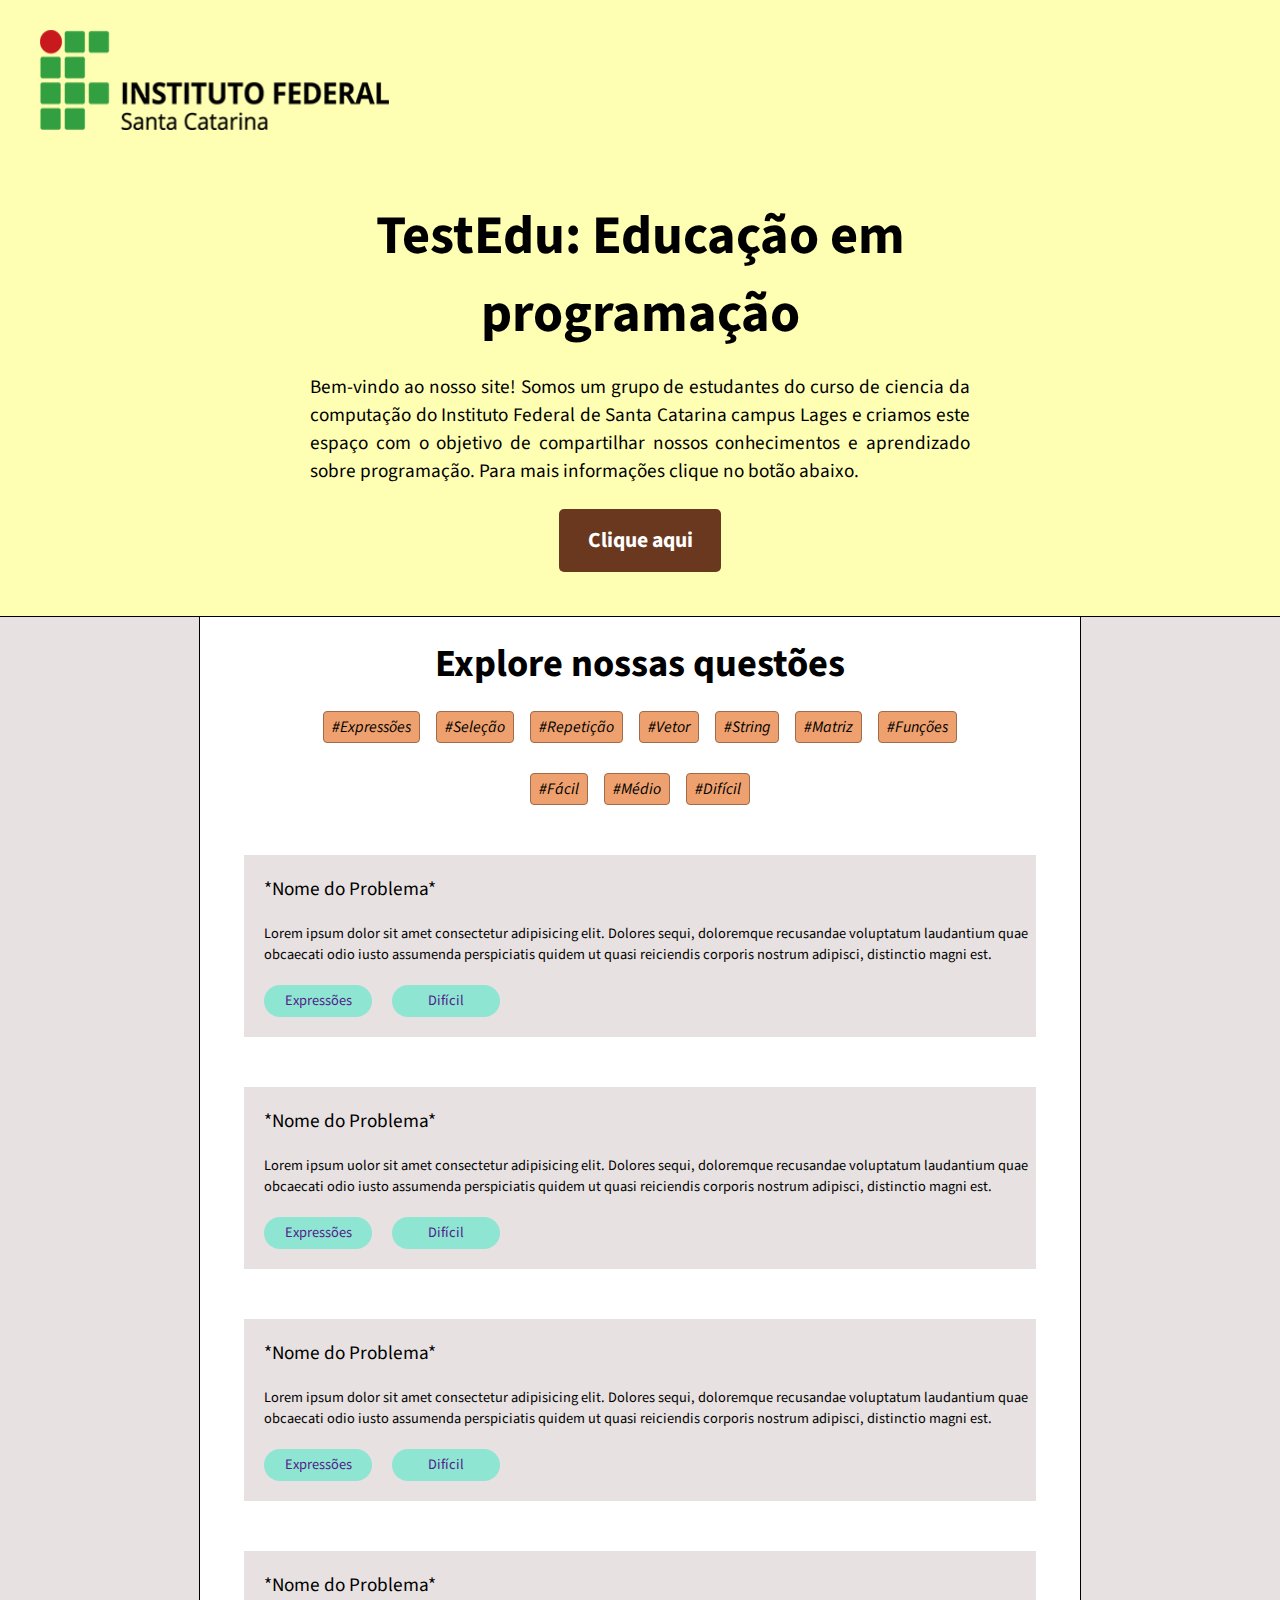
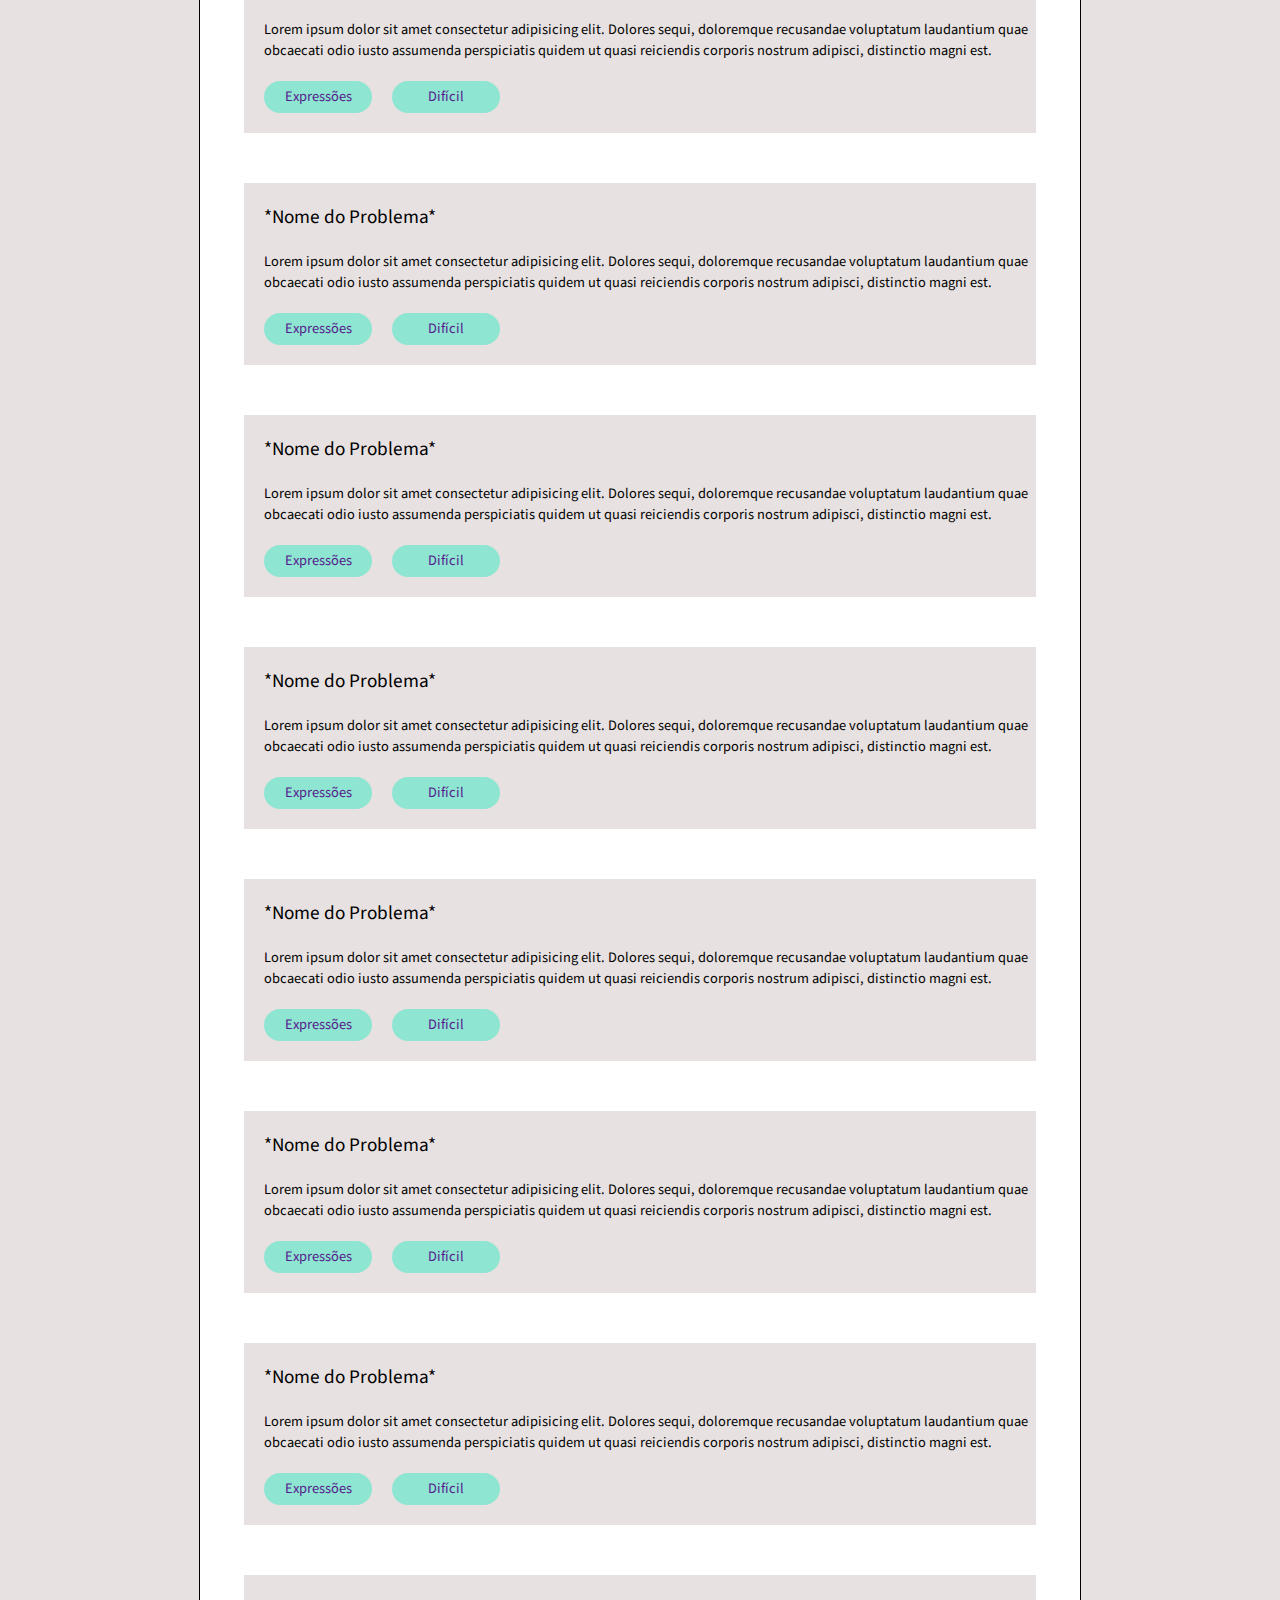
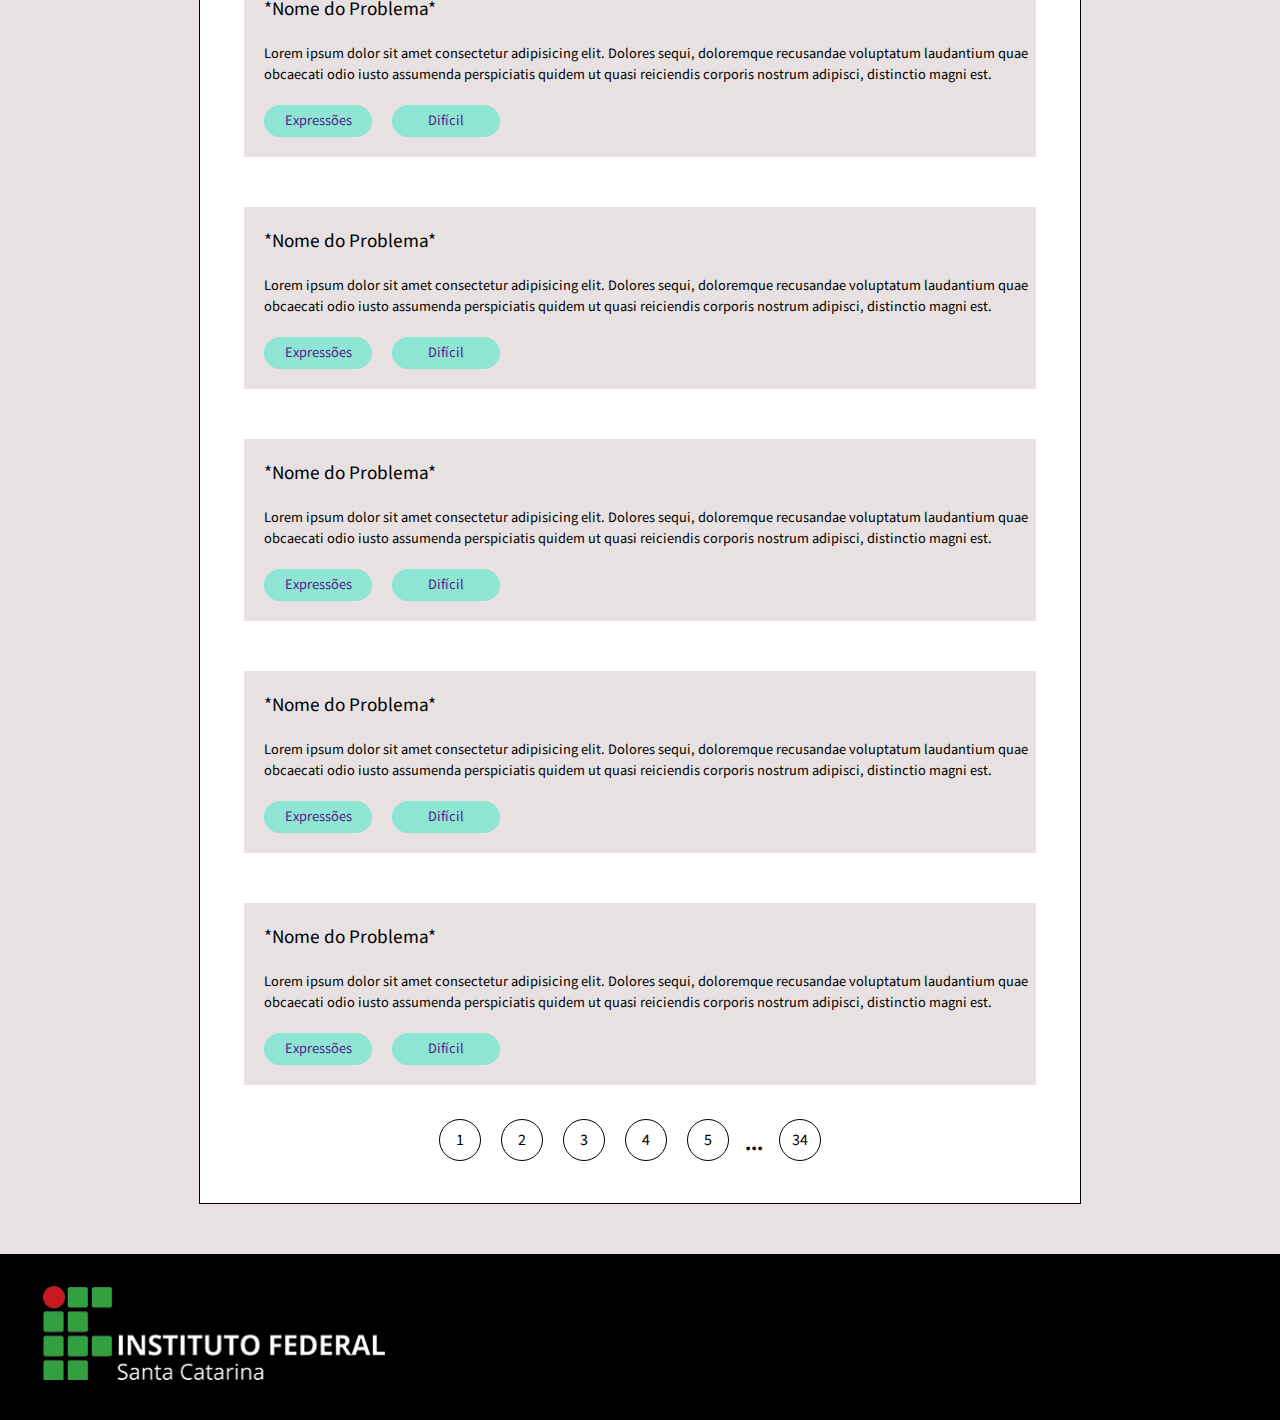
<file: index.html>
<!DOCTYPE html>
<html lang="pt-BR">
<head>
    <meta charset="UTF-8">
    <meta name="viewport" content="width=device-width, initial-scale=1.0">
    <meta http-equiv="X-UA-Compatible" content="ie=edge">
    <title>Principal</title>
    <link rel="stylesheet" href="style.css">
    <link rel="shortcut icon" href="midias/imagens/imagens-IFSC/favicon-ifsc.ico" type="image/x-icon">
    <script src="script.js"></script>
</head>
<body id="fundo">
    <div id="margem-topo"></div>
    <header class="cabeca">
        <a href="index.html"><img id="logo1" src="midias/imagens/imagens-IFSC/ifsc_logo.png" alt=""></a>
    </header>
    <main>
        <article id="banner" class="margem-header">
            <section id="textoEBotao">
                <h2 id="titulo1">TestEdu: Educação em programação</h2>
                <p class="texto1">Bem-vindo ao nosso site! Somos um grupo de estudantes do curso de ciencia da computação do Instituto Federal de Santa Catarina campus Lages e criamos este espaço com o objetivo de compartilhar nossos conhecimentos e aprendizado sobre programação. Para mais informações clique no botão abaixo.</p>
                <div id="card-botao1">
                    <a id="botao" href="sobrenos.html">Clique aqui</a>
                </div>
            </section>
        </article>

        <article id="problemas">
            <h2 id="titulo2">Explore nossas questões</h2>

            <nav id="tagsescolha1">

                <div id="app"></div>
                
                <label class="tags tags1"><input type="checkbox">#Expressões</label>
                <label class="tags tags1"><input type="checkbox">#Seleção</label>
                <label class="tags tags1"><input type="checkbox">#Repetição</label>
                <label class="tags tags1"><input type="checkbox">#Vetor</label>
                <label id="alinhamento1" class="tags tags1"><input type="checkbox">#String</label>
                <label class="tags tags1"><input type="checkbox">#Matriz</label>
                <label id="alinhamento2" class="tags"><input type="checkbox">#Funções</label>
            </nav>

            <nav id="tagsescolha2">
                <label class="tags"><input type="checkbox">#Fácil</label>
                <label class="tags"><input type="checkbox">#Médio</label>
                <label class="tags"><input type="checkbox">#Difícil</label>
            </nav>

            <!--modelo do card de problema, os demais a baixo são iguais-->
            <section class="card-problema">
                <h2 class="titulo3 titulo8">*Nome do Problema*</h2>
                <p class="texto2">Lorem ipsum dolor sit amet consectetur adipisicing elit. Dolores sequi, doloremque recusandae voluptatum laudantium quae obcaecati odio iusto assumenda perspiciatis quidem ut quasi reiciendis corporis nostrum adipisci, distinctio magni est.</p>
                <div class="container-tag1">
                    <div class="tag"><a href="">Expressões</a></div>
                    <div class="tag"><a href="">Difícil</a></div>
                </div>
            </section>
            <!-- ------------------------------------------- -->

            <section class="card-problema">
                <h2 class="titulo3 titulo8">*Nome do Problema*</h2>
                <p class="texto2">Lorem ipsum uolor sit amet consectetur adipisicing elit. Dolores sequi, doloremque recusandae voluptatum laudantium quae obcaecati odio iusto assumenda perspiciatis quidem ut quasi reiciendis corporis nostrum adipisci, distinctio magni est.</p>
                <div class="container-tag1">
                    <div class="tag"><a href="">Expressões</a></div>
                    <div class="tag"><a href="">Difícil</a></div>
                </div>
            </section>
            <section class="card-problema">
                <h2 class="titulo3 titulo8">*Nome do Problema*</h2>
                <p class="texto2">Lorem ipsum dolor sit amet consectetur adipisicing elit. Dolores sequi, doloremque recusandae voluptatum laudantium quae obcaecati odio iusto assumenda perspiciatis quidem ut quasi reiciendis corporis nostrum adipisci, distinctio magni est.</p>
                <div class="container-tag1">
                    <div class="tag"><a href="">Expressões</a></div>
                    <div class="tag"><a href="">Difícil</a></div>
                </div>
            </section>
            <section class="card-problema">
                <h2 class="titulo3 titulo8">*Nome do Problema*</h2>
                <p class="texto2">Lorem ipsum dolor sit amet consectetur adipisicing elit. Dolores sequi, doloremque recusandae voluptatum laudantium quae obcaecati odio iusto assumenda perspiciatis quidem ut quasi reiciendis corporis nostrum adipisci, distinctio magni est.</p>
                <div class="container-tag1">
                    <div class="tag"><a href="">Expressões</a></div>
                    <div class="tag"><a href="">Difícil</a></div>
                </div>
            </section>
            <section class="card-problema">
                <h2 class="titulo3 titulo8">*Nome do Problema*</h2>
                <p class="texto2">Lorem ipsum dolor sit amet consectetur adipisicing elit. Dolores sequi, doloremque recusandae voluptatum laudantium quae obcaecati odio iusto assumenda perspiciatis quidem ut quasi reiciendis corporis nostrum adipisci, distinctio magni est.</p>
                <div class="container-tag1">
                    <div class="tag"><a href="">Expressões</a></div>
                    <div class="tag"><a href="">Difícil</a></div>
                </div>
            </section>
            <section class="card-problema">
                <h2 class="titulo3 titulo8">*Nome do Problema*</h2>
                <p class="texto2">Lorem ipsum dolor sit amet consectetur adipisicing elit. Dolores sequi, doloremque recusandae voluptatum laudantium quae obcaecati odio iusto assumenda perspiciatis quidem ut quasi reiciendis corporis nostrum adipisci, distinctio magni est.</p>
                <div class="container-tag1">
                    <div class="tag"><a href="">Expressões</a></div>
                    <div class="tag"><a href="">Difícil</a></div>
                </div>
            </section>
            <section class="card-problema">
                <h2 class="titulo3 titulo8">*Nome do Problema*</h2>
                <p class="texto2">Lorem ipsum dolor sit amet consectetur adipisicing elit. Dolores sequi, doloremque recusandae voluptatum laudantium quae obcaecati odio iusto assumenda perspiciatis quidem ut quasi reiciendis corporis nostrum adipisci, distinctio magni est.</p>
                <div class="container-tag1">
                    <div class="tag"><a href="">Expressões</a></div>
                    <div class="tag"><a href="">Difícil</a></div>
                </div>
            </section>
            <section class="card-problema">
                <h2 class="titulo3 titulo8">*Nome do Problema*</h2>
                <p class="texto2">Lorem ipsum dolor sit amet consectetur adipisicing elit. Dolores sequi, doloremque recusandae voluptatum laudantium quae obcaecati odio iusto assumenda perspiciatis quidem ut quasi reiciendis corporis nostrum adipisci, distinctio magni est.</p>
                <div class="container-tag1">
                    <div class="tag"><a href="">Expressões</a></div>
                    <div class="tag"><a href="">Difícil</a></div>
                </div>
            </section>
            <section class="card-problema">
                <h2 class="titulo3 titulo8">*Nome do Problema*</h2>
                <p class="texto2">Lorem ipsum dolor sit amet consectetur adipisicing elit. Dolores sequi, doloremque recusandae voluptatum laudantium quae obcaecati odio iusto assumenda perspiciatis quidem ut quasi reiciendis corporis nostrum adipisci, distinctio magni est.</p>
                <div class="container-tag1">
                    <div class="tag"><a href="">Expressões</a></div>
                    <div class="tag"><a href="">Difícil</a></div>
                </div>
            </section>
            <section class="card-problema">
                <h2 class="titulo3 titulo8">*Nome do Problema*</h2>
                <p class="texto2">Lorem ipsum dolor sit amet consectetur adipisicing elit. Dolores sequi, doloremque recusandae voluptatum laudantium quae obcaecati odio iusto assumenda perspiciatis quidem ut quasi reiciendis corporis nostrum adipisci, distinctio magni est.</p>
                <div class="container-tag1">
                    <div class="tag"><a href="">Expressões</a></div>
                    <div class="tag"><a href="">Difícil</a></div>
                </div>
            </section>
            <section class="card-problema">
                <h2 class="titulo3 titulo8">*Nome do Problema*</h2>
                <p class="texto2">Lorem ipsum dolor sit amet consectetur adipisicing elit. Dolores sequi, doloremque recusandae voluptatum laudantium quae obcaecati odio iusto assumenda perspiciatis quidem ut quasi reiciendis corporis nostrum adipisci, distinctio magni est.</p>
                <div class="container-tag1">
                    <div class="tag"><a href="">Expressões</a></div>
                    <div class="tag"><a href="">Difícil</a></div>
                </div>
            </section>
            <section class="card-problema">
                <h2 class="titulo3 titulo8">*Nome do Problema*</h2>
                <p class="texto2">Lorem ipsum dolor sit amet consectetur adipisicing elit. Dolores sequi, doloremque recusandae voluptatum laudantium quae obcaecati odio iusto assumenda perspiciatis quidem ut quasi reiciendis corporis nostrum adipisci, distinctio magni est.</p>
                <div class="container-tag1">
                    <div class="tag"><a href="">Expressões</a></div>
                    <div class="tag"><a href="">Difícil</a></div>
                </div>
            </section>
            <section class="card-problema">
                <h2 class="titulo3 titulo8">*Nome do Problema*</h2>
                <p class="texto2">Lorem ipsum dolor sit amet consectetur adipisicing elit. Dolores sequi, doloremque recusandae voluptatum laudantium quae obcaecati odio iusto assumenda perspiciatis quidem ut quasi reiciendis corporis nostrum adipisci, distinctio magni est.</p>
                <div class="container-tag1">
                    <div class="tag"><a href="">Expressões</a></div>
                    <div class="tag"><a href="">Difícil</a></div>
                </div>
            </section>
            <section class="card-problema">
                <h2 class="titulo3 titulo8">*Nome do Problema*</h2>
                <p class="texto2">Lorem ipsum dolor sit amet consectetur adipisicing elit. Dolores sequi, doloremque recusandae voluptatum laudantium quae obcaecati odio iusto assumenda perspiciatis quidem ut quasi reiciendis corporis nostrum adipisci, distinctio magni est.</p>
                <div class="container-tag1">
                    <div class="tag"><a href="">Expressões</a></div>
                    <div class="tag"><a href="">Difícil</a></div>
                </div>
            </section>
            <section class="card-problema">
                <h2 class="titulo3 titulo8">*Nome do Problema*</h2>
                <p class="texto2">Lorem ipsum dolor sit amet consectetur adipisicing elit. Dolores sequi, doloremque recusandae voluptatum laudantium quae obcaecati odio iusto assumenda perspiciatis quidem ut quasi reiciendis corporis nostrum adipisci, distinctio magni est.</p>
                <div class="container-tag1">
                    <div class="tag"><a href="">Expressões</a></div>
                    <div class="tag"><a href="">Difícil</a></div>
                </div>
            </section>
            <nav id="paginas">
                <a class="botao2" href="#primeiro">1</a>
                <a class="botao2" href="">2</a>
                <a class="botao2 tirarespaco" href="">3</a>
                <a class="botao2 sumir" href="">4</a>
                <a id="botao3" href="">5</a>
                <h4 id="trespontinhos">...</h4>
                <a class="botao2" href="">34</a>
            </nav>
        </article>
    </main>

    <footer>
        <img id="logo1" src="midias/imagens/imagens-IFSC/rodape_ifsc.png" alt="logo do ifsc">
    </footer>
</body>
</html>
</file>
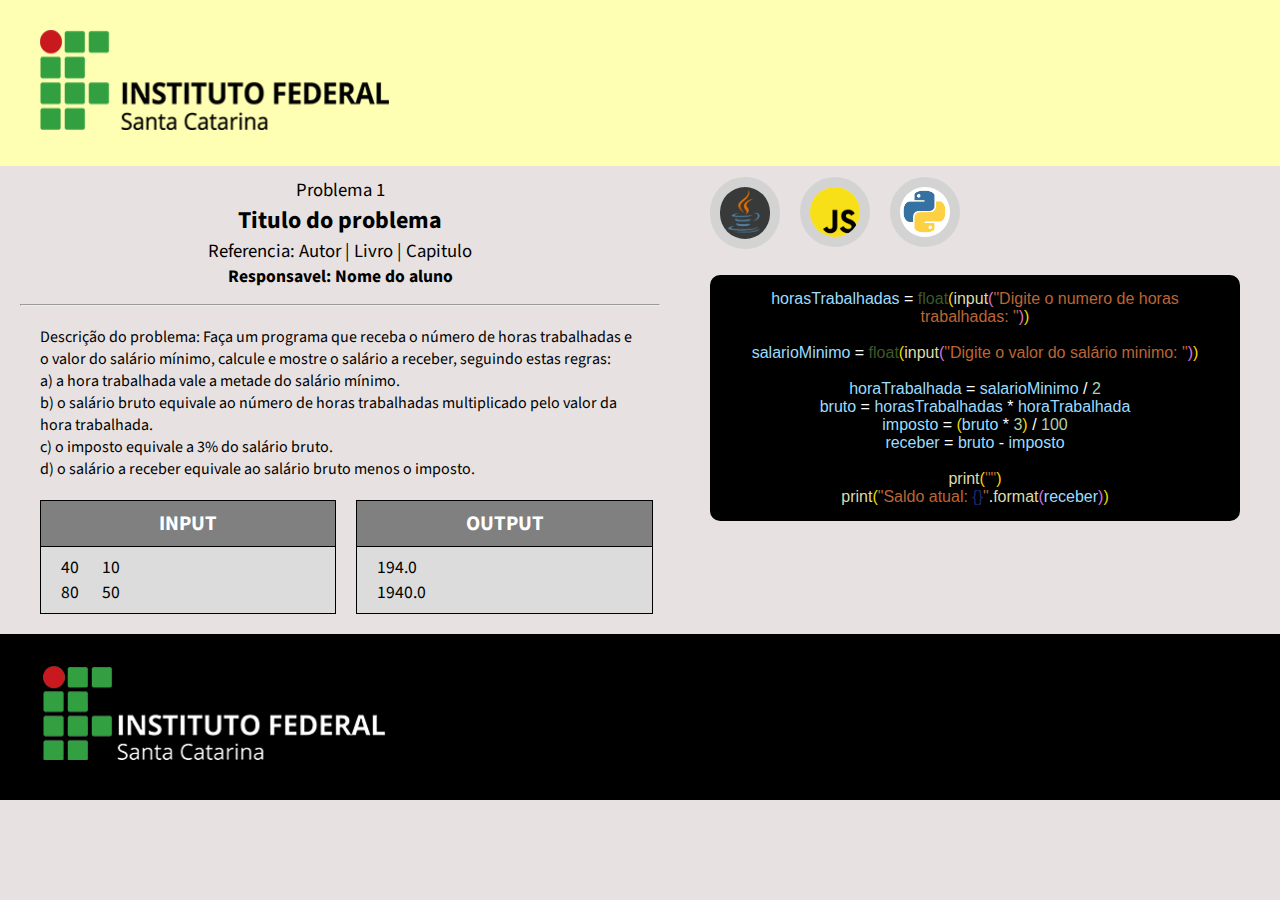
<file: default-problema.html>
<!DOCTYPE html>
<html lang="pt-BR">
<head>
    <meta charset="UTF-8">
    <meta http-equiv="X-UA-Compatible" content="IE=edge">
    <meta name="viewport" content="width=device-width, initial-scale=1.0">
    <title>Problema 0001</title>
    <link rel="shortcut icon" href="midias/imagens/imagens-IFSC/favicon-ifsc.ico" type="image/x-icon">
    <link rel="stylesheet" href="style.css">
    <script src="script.js"></script>
</head>
<body>
    <div id="margem-topo"></div>
    <header class="cabeca">
        <a href="index.html"><img id="logo1" src="midias/imagens/imagens-IFSC/ifsc_logo.png" alt=""></a>
    </header>
    <main>
        <section class="container-tag margem-header">
            <article id="pagina1">
                <h3 class="titulo7">Problema 1</h3>
                <h2 id="titulo8">Titulo do problema</h2>
                <h3 class="titulo7">Referencia: Autor | Livro | Capitulo</h3>
                <h3 id="responsavel" class="titulo7">Responsavel: Nome do aluno</h3>
                <hr>
                <p id="descricao-problema1">Descrição do problema: Faça um programa que receba o número de horas trabalhadas e o valor do salário mínimo, calcule e mostre o salário a receber, seguindo estas regras:
                    <br>a) a hora trabalhada vale a metade do salário mínimo. 
                    <br>b) o salário bruto equivale ao número de horas trabalhadas multiplicado pelo valor da hora trabalhada. 
                    <br>c) o imposto equivale a 3% do salário bruto. 
                    <br>d) o salário a receber equivale ao salário bruto menos o imposto.</p>
                <article class="container-tag1">
                    <section>
                        <div class="card-en-sa">INPUT</div>
                        <div id="card-en-sa-baixo"><span class="espaco">40</span> <span class="espaco">10</span> <br> <span class="espaco">80</span> <span class="espaco">50</span> 
                                
                        </div>
                    </section>
                    <section>
                        <div class="card-en-sa1">OUTPUT</div>
                        <div id="card-en-sa1-baixo"><span class="espaco">
                            194.0</span> <br> <span class="espaco">1940.0</span>
                        </div>
                    </section>
                </article>
            </article>
            <aside id="pagina2">
                <!-- botão para abrir as soluções -->
                <!--<a id="ver-solucao" href="">Ver Solução</a> -->
                <nav class="container-tag1">
                    <a href=""><img class="imagem-linguagem" src="midias/imagens/logos-linguagens/Java.png" alt=""></a>
                    <a href=""><img class="imagem-linguagem" src="midias/imagens/logos-linguagens/Javascript.png" alt=""></a>
                    <a href=""><img class="imagem-linguagem" src="midias/imagens/logos-linguagens/Python.png" alt=""></a>
                </nav>
                <div id="problema">
                    <!-- não sei uma forma de fazer isso, mas para ficar bonito, era bom que ficasse dessa forma, como no VSCode ou outra IDE. Usar spans e variaveis de CSS não é um bom metodo, mas fiz aqui pra ficar como exemplo -->
                    <code class="font-monospace">
                        <span class="code-font2">horasTrabalhadas</span> = <span class="code-font8">float</span><span class="code-font4">(</span><span class="code-font3">input</span><span class="code-font1">(</span><span class="code-font7">"Digite o numero de horas trabalhadas: "</span><span class="code-font1">)</span><span class="code-font4">)</span> <br> <br>
                        <span class="code-font2">salarioMinimo</span> = <span class="code-font8">float</span><span class="code-font4">(</span><span class="code-font3">input</span><span class="code-font1">(</span><span class="code-font7">"Digite o valor do salário minimo: "</span><span class="code-font1">)</span><span class="code-font4">)</span> <br><br>
                        <span class="code-font2">horaTrabalhada</span> = <span class="code-font2">salarioMinimo</span> / <span class="code-font6">2</span> <br> <span class="code-font2">bruto</span> = <span class="code-font2">horasTrabalhadas</span> * <span class="code-font2">horaTrabalhada</span> <br> <span class="code-font2">imposto</span> = <span class="code-font4">(</span><span class="code-font2">bruto</span> * <span class="code-font6">3</span><span class="code-font4">)</span> / <span class="code-font6">100</span> <br> <span class="code-font2">receber</span> = <span class="code-font2">bruto</span> - <span class="code-font2">imposto</span> <br><br> <span class="code-font3">print</span><span class="code-font4">(</span><span class="code-font7">""</span><span class="code-font4">)</span> <br> <span class="code-font3">print</span><span class="code-font4">(</span><span class="code-font7">"Saldo atual:</span> <span class="code-font5">{}</span><span class="code-font7">"</span>.<span class="code-font3">format</span><span class="code-font1">(</span><span class="code-font2">receber</span><span class="code-font1">)</span><span class="code-font4">)</span>
                    </code>
                </div>
            </aside>
        </section>
        
    </main>
    <footer>
        <img id="logo1" src="midias/imagens/imagens-IFSC/rodape_ifsc.png" alt="logo do ifsc">
    </footer>
</body>
</html>
</file>
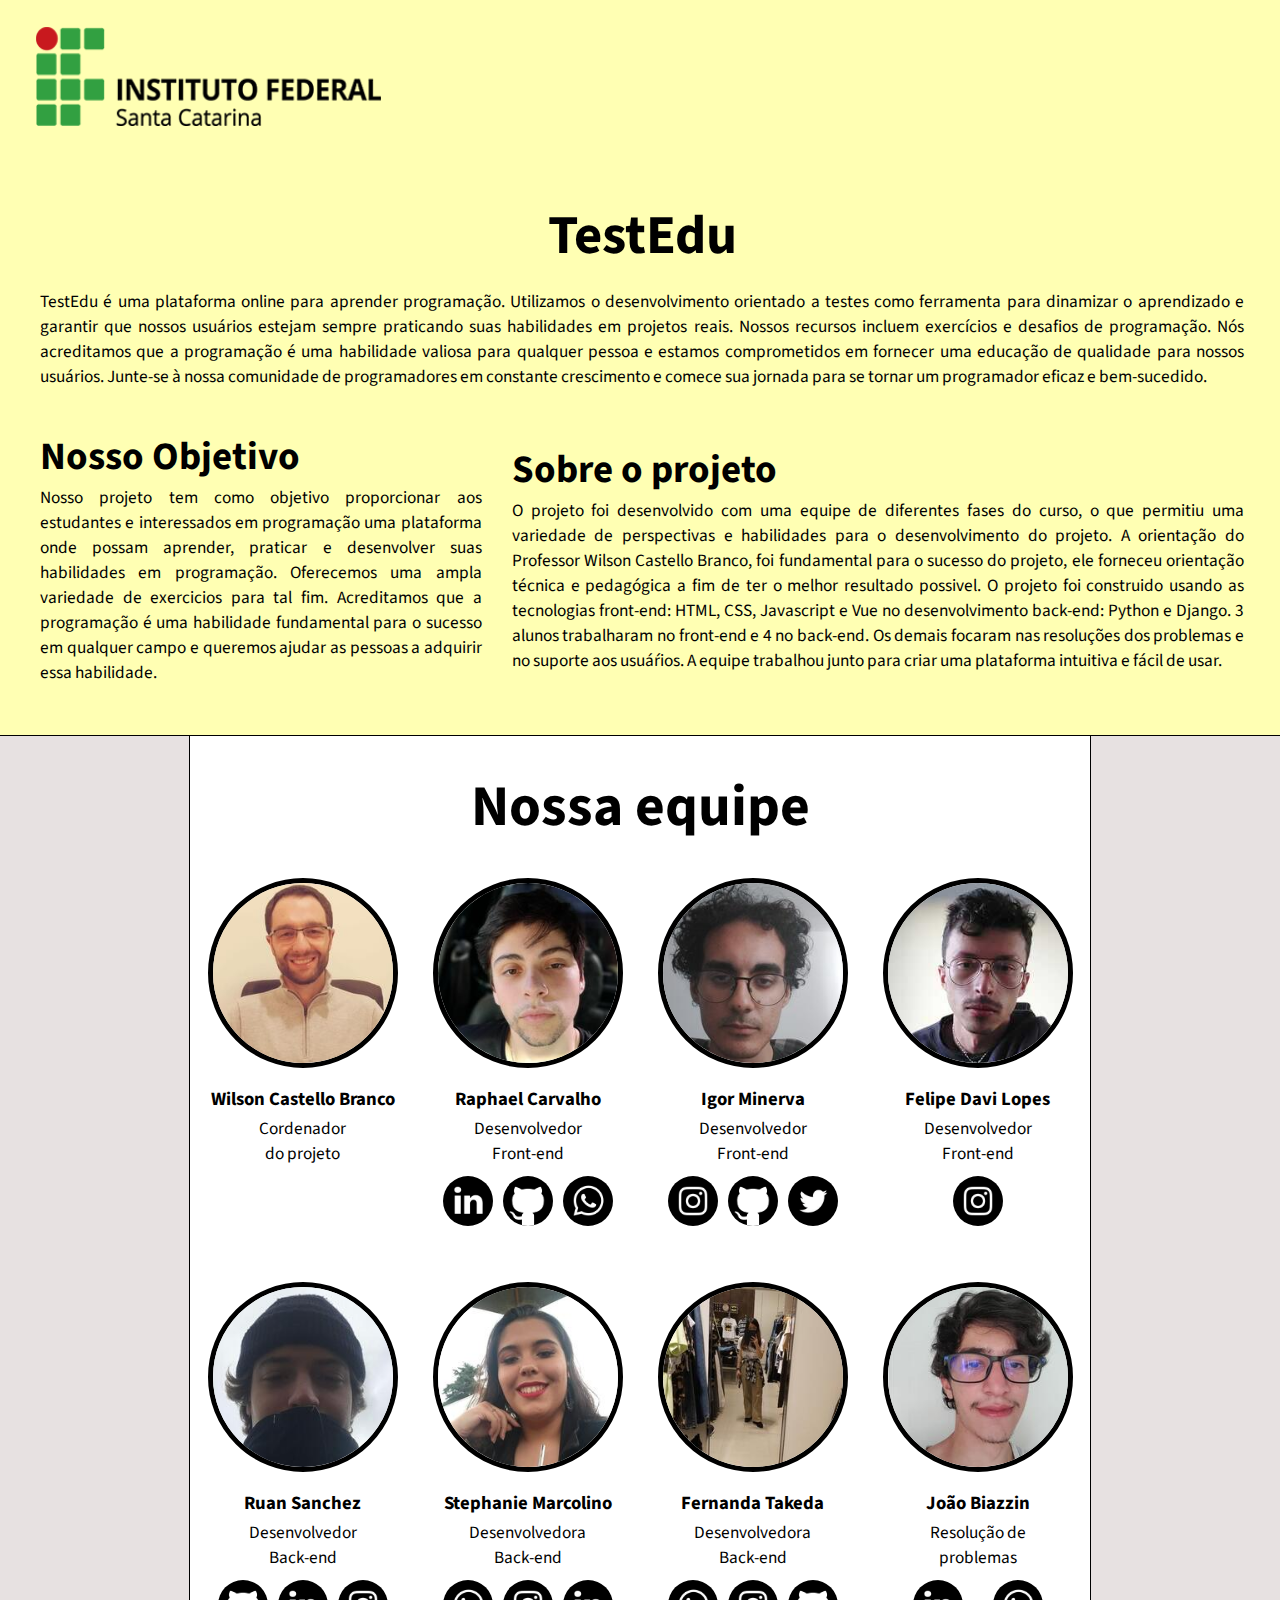
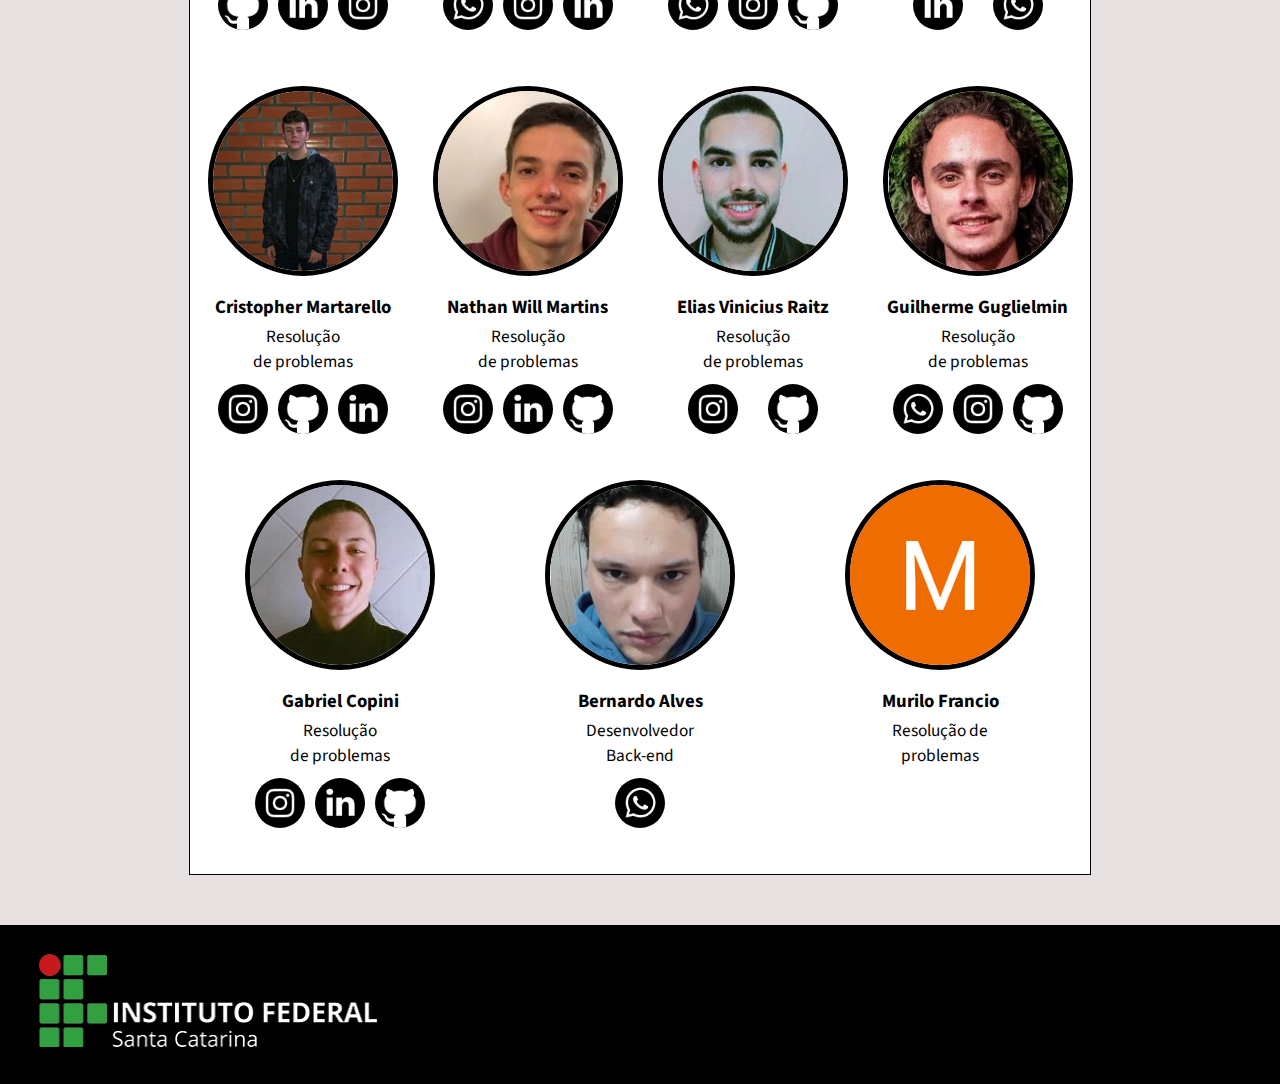
<file: sobrenos.html>
<!DOCTYPE html>
<html lang="en">
<head>
    <meta charset="UTF-8">
    <meta name="viewport" content="width=device-width, initial-scale=1.0">
    <meta http-equiv="X-UA-Compatible" content="ie=edge">
    <title>Sobre nós</title>
    <link rel="stylesheet" href="style.css">
    <link rel="shortcut icon" href="midias/imagens/imagens-IFSC/favicon-ifsc.ico" type="image/x-icon">
    <script src="script.js"></script>
    <style>
        @media  (min-width: 831px) and (max-width: 1600px) {
            html {
                font-size: 90%;
            }
        }

        #logo1 {
            width: 23.98rem;
            height: 6.875rem;
        }

    </style>
</head>
<body>
    <div id="margem-topo"></div>
    <header class="cabeca">
        <a href="index.html"><img id="logo1" src="midias/imagens/imagens-IFSC/ifsc_logo.png" alt=""></a>
    </header>
    <main>
        <div id="main1" class="margem-header">
            <article id="card-sobrenos1">
                <h2 class="titulo4">TestEdu</h2>
                <p class="texto3">TestEdu é uma plataforma online para aprender programação. Utilizamos o desenvolvimento orientado a testes como ferramenta para dinamizar o aprendizado e garantir que nossos usuários estejam sempre praticando suas habilidades em projetos reais. Nossos recursos incluem  exercícios e desafios de programação. Nós acreditamos que a programação é uma habilidade valiosa para qualquer pessoa e estamos comprometidos em fornecer uma educação de qualidade para nossos usuários. Junte-se à nossa comunidade de programadores em constante crescimento e comece sua jornada para se tornar um programador eficaz e bem-sucedido.</p>
            </article>
    
            <article id="card-sobrenos2">
                <section class="card-nosp">
                    <h2 class="titulo5">Nosso Objetivo</h2>
                    <p class="texto3">Nosso projeto tem como objetivo proporcionar aos estudantes e interessados em programação uma plataforma onde possam aprender, praticar e desenvolver suas habilidades em programação. Oferecemos uma ampla variedade de exercicios para tal fim. Acreditamos que a programação é uma habilidade fundamental para o sucesso em qualquer campo e queremos ajudar as pessoas a adquirir essa habilidade.</p>
                </section>
    
                <aside class="card-nosp-1">
                    <h2 class="titulo5">Sobre o projeto</h2>
                    <p class="texto3">O projeto foi desenvolvido com uma equipe de diferentes fases do curso, o que permitiu uma variedade de perspectivas e habilidades para o desenvolvimento do projeto. A orientação do Professor Wilson Castello Branco, foi fundamental para o sucesso do projeto, ele forneceu orientação técnica e pedagógica a fim de ter o melhor resultado possivel. O projeto foi construido usando as tecnologias front-end: HTML, CSS, Javascript e Vue no desenvolvimento back-end: Python e Django. 3 alunos trabalharam no front-end e 4 no back-end. Os demais focaram nas resoluções dos problemas e no suporte aos usuáŕios. A equipe trabalhou junto para criar uma plataforma intuitiva e fácil de usar.</p>
                </aside>
            </article>
        </div>

        <div id="main2">
            <h2 id="nossa-equipe" class="titulo6">Nossa equipe</h2>
            <article id="equipe">
                <!-- modelo do card de cada contribuinte -->
                    <div class="card-equipe">
                        <figure>
                            <img class="foto-equipe" src="midias/imagens/Fotos-Equipe/216x216/Wilson-Castello.jpg" alt="">
                        </figure>
                        <h4 class="nome-contr">Wilson Castello Branco</h4>
                        <h5 class="cargo-contr">Cordenador <br> do projeto</h5>
                    </div>
                <!-- modelo do card de cada contribuinte 
                
                # daqui pra baixo é só a replicação do card -->

                <div class="card-equipe">
                    <figure>
                        <img class="foto-equipe" src="midias/imagens/Fotos-Equipe/216x216/Raphael-Carvalho.jpeg" alt="">
                    </figure>
                    <h4 class="nome-contr">Raphael Carvalho</h4>
                    <h5 class="cargo-contr">Desenvolvedor <br> Front-end</h5>
                    <nav class="midias-sociais">
                        <a target="_blank" href="https://www.linkedin.com/in/"><img id="icon-linkedin" class="card-rede-socias" src="midias/imagens/logos-redes-sociais/linkedin-sf.png" alt=""></a>
                        <a target="_blank" href="https://github.com/raphaeldeoliveira"><img id="icon-github" class="card-rede-socias" src="midias/imagens/logos-redes-sociais/github-sf.png" alt=""></a>
                        <a target="_blank" href="https://wa.me/5547984470822"><img id="icon-whatsapp" class="card-rede-socias" src="midias/imagens/logos-redes-sociais/whatsapp-sf.png" alt=""></a>
                    </nav>
                </div>

                <div class="card-equipe">
                    <figure>
                        <img class="foto-equipe" src="midias/imagens/Fotos-Equipe/216x216/Igor-Minerva.jpeg" alt="">
                    </figure>
                    <h4 class="nome-contr">Igor Minerva</h4>
                    <h5 class="cargo-contr">Desenvolvedor <br> Front-end</h5>
                    <nav class="midias-sociais">
                        <a target="_blank" href="https://www.instagram.com/mr_candux/"><img id="icon-instagram" class="card-rede-socias" src="midias/imagens/logos-redes-sociais/instagram-sf.png" alt=""></a>
                        <a target="_blank" href="https://github.com/MrCanduX"><img id="icon-github" class="card-rede-socias" src="midias/imagens/logos-redes-sociais/github-sf.png" alt=""></a>
                        <a target="_blank" href="https://mobile.twitter.com/mrcandux"><img id="icon-twitter" class="card-rede-socias" src="midias/imagens/logos-redes-sociais/twitter-sf.png" alt=""></a>
                    </nav>
                </div>

                <div class="card-equipe">
                    <figure>
                        <img class="foto-equipe" src="midias/imagens/Fotos-Equipe/216x216/Felipe-Davi.jpeg" alt="">
                    </figure>
                    <h4 class="nome-contr">Felipe Davi Lopes</h4>
                    <h5 class="cargo-contr">Desenvolvedor <br> Front-end</h5>
                    <nav class="midias-sociais">
                        <a target="_blank" href="https://www.instagram.com/felipednl/"><img id="icon-instagram" class="card-rede-socias" src="midias/imagens/logos-redes-sociais/instagram-sf.png" alt=""></a>
                    </nav>
                </div>

                <div class="card-equipe">
                    <figure>
                        <img class="foto-equipe" src="midias/imagens/Fotos-Equipe/216x216/Ruan-Sanchez.jpeg" alt="">
                    </figure>
                    <h4 class="nome-contr">Ruan Sanchez</h4>
                    <h5 class="cargo-contr">Desenvolvedor <br> Back-end</h5>
                    <nav class="midias-sociais">
                        <a target="_blank" href="https://github.com/MAONEZZE"><img id="icon-github" class="card-rede-socias" src="midias/imagens/logos-redes-sociais/github-sf.png" alt=""></a>
                        <a target="_blank" href="https://www.linkedin.com/in/ruan-sanchez/"><img id="icon-linkedin" class="card-rede-socias" src="midias/imagens/logos-redes-sociais/linkedin-sf.png" alt=""></a>
                        <a target="_blank" href="https://www.instagram.com/r__sanchezz/"><img id="icon-instagram" class="card-rede-socias" src="midias/imagens/logos-redes-sociais/instagram-sf.png" alt=""></a>
                    </nav>
                </div>

                <div class="card-equipe">
                    <figure>
                        <img class="foto-equipe" src="midias/imagens/Fotos-Equipe/216x216/Stephanie-Marcolino.jpeg" alt="">
                    </figure>
                    <h4 class="nome-contr">Stephanie Marcolino</h4>
                    <h5 class="cargo-contr">Desenvolvedora <br> Back-end</h5>
                    <nav class="midias-sociais">
                        <a target="_blank" href="https://wa.me/5549999465048"><img id="icon-whatsapp" class="card-rede-socias" src="midias/imagens/logos-redes-sociais/whatsapp-sf.png" alt=""></a>
                        <a target="_blank" href="https://www.instagram.com/stephanie_pmarcolino/"><img id="icon-instagram" class="card-rede-socias" src="midias/imagens/logos-redes-sociais/instagram-sf.png" alt=""></a>
                        <a target="_blank" href="https://www.linkedin.com/in/stephanie-marcolino-998550248"><img id="icon-linkedin" class="card-rede-socias" src="midias/imagens/logos-redes-sociais/linkedin-sf.png" alt=""></a>
                    </nav>
                </div>

                <div class="card-equipe">
                    <figure>
                        <img class="foto-equipe" src="midias/imagens/Fotos-Equipe/216x216/Fernanda-Takeda.jpg" alt="">
                    </figure>
                    <h4 class="nome-contr" >Fernanda Takeda</h4>
                    <h5 class="cargo-contr">Desenvolvedora <br> Back-end</h5>
                    <nav class="midias-sociais">
                        <a target="_blank" href="https://wa.me/5549991683971"><img id="icon-whatsapp" class="card-rede-socias" src="midias/imagens/logos-redes-sociais/whatsapp-sf.png" alt=""></a>
                        <a target="_blank" href="https://www.instagram.com/takeda.fe/"><img id="icon-instagram" class="card-rede-socias" src="midias/imagens/logos-redes-sociais/instagram-sf.png" alt=""></a>
                        <a target="_blank" href="https://github.com/FernandaTakeda"><img id="icon-github" class="card-rede-socias" src="midias/imagens/logos-redes-sociais/github-sf.png" alt=""></a>
                    </nav>
                </div>

                <div class="card-equipe">
                    <figure>
                        <img class="foto-equipe" src="midias/imagens/Fotos-Equipe/216x216/João-Biazzin.jpeg" alt="">
                    </figure>
                    <h4 class="nome-contr">João Biazzin</h4>
                    <h5 class="cargo-contr">Resolução de <br> problemas</h5>
                    <nav class="midias-sociais">
                        <a target="_blank" href="https://www.linkedin.com/in/jo%C3%A3o-pedro-ribeiro-biazzin-9596121aa/?originalSubdomain=br"><img id="icon-linkedin" class="card-rede-socias" src="midias/imagens/logos-redes-sociais/linkedin-sf.png" alt=""></a>
                        <a target="_blank" href="https://wa.me/5511996162483"><img id="icon-whatsapp" class="card-rede-socias" src="midias/imagens/logos-redes-sociais/whatsapp-sf.png" alt=""></a>
                    </nav>
                </div>

                <div class="card-equipe">
                    <figure>
                        <img class="foto-equipe" src="midias/imagens/Fotos-Equipe/216x216/Cristopher-Martarello.jpeg" alt="">
                    </figure>
                    <h4 class="nome-contr">Cristopher Martarello</h4>
                    <h5 class="cargo-contr">Resolução <br> de problemas</h5>
                    <nav class="midias-sociais">
                        <a target="_blank" href="https://www.instagram.com/cristopher_m1/"><img id="icon-instagram" class="card-rede-socias" src="midias/imagens/logos-redes-sociais/instagram-sf.png" alt=""></a>
                        <a target="_blank" href="https://github.com/CristopherMartarello"><img id="icon-github" class="card-rede-socias" src="midias/imagens/logos-redes-sociais/github-sf.png" alt=""></a>
                        <a target="_blank" href="https://www.linkedin.com/in/cristophermartarello/"><img id="icon-linkedin" class="card-rede-socias" src="midias/imagens/logos-redes-sociais/linkedin-sf.png" alt=""></a>
                    </nav>
                </div>

                <div class="card-equipe">
                    <figure>
                        <img class="foto-equipe" src="midias/imagens/Fotos-Equipe/216x216/Nathan-Will-Martins.jpeg" alt="">
                    </figure>
                    <h4 class="nome-contr">Nathan Will Martins</h4>
                    <h5 class="cargo-contr">Resolução <br> de problemas</h5>
                    <nav class="midias-sociais">
                        <a target="_blank" href="https://www.instagram.com/nathanwmartins/"><img id="icon-instagram" class="card-rede-socias" src="midias/imagens/logos-redes-sociais/instagram-sf.png" alt=""></a>
                        <a target="_blank" href="https://www.linkedin.com/in/nathan-will-martins-08759b230/"><img id="icon-linkedin" class="card-rede-socias" src="midias/imagens/logos-redes-sociais/linkedin-sf.png" alt=""></a>
                        <a target="_blank" href="https://github.com/NathanWMartins"><img id="icon-github" class="card-rede-socias" src="midias/imagens/logos-redes-sociais/github-sf.png" alt=""></a>
                    </nav>
                </div>

                <div class="card-equipe">
                    <figure>
                        <img class="foto-equipe" src="midias/imagens/Fotos-Equipe/216x216/Elias-Raitz.jpeg" alt="">
                    </figure>
                    <h4 class="nome-contr">Elias Vinicius Raitz</h4>
                    <h5 class="cargo-contr">Resolução <br> de problemas</h5>
                    <nav class="midias-sociais">
                        <a target="_blank" href="https://www.instagram.com/vinicius_raitz27/"><img id="icon-instagram" class="card-rede-socias" src="midias/imagens/logos-redes-sociais/instagram-sf.png" alt=""></a>
                        <a target="_blank" href="https://github.com/EliasViniciusRaitz"><img id="icon-github" class="card-rede-socias" src="midias/imagens/logos-redes-sociais/github-sf.png" alt=""></a>
                    </nav>
                </div>

                <div class="card-equipe">
                    <figure>
                        <img class="foto-equipe" src="midias/imagens/Fotos-Equipe/216x216/Guilherme-Guglielmin.jpeg" alt="">
                    </figure>
                    <h4 class="nome-contr">Guilherme Guglielmin</h4>
                    <h5 class="cargo-contr">Resolução <br> de problemas</h5>
                    <nav class="midias-sociais">
                        <a target="_blank" href="https://wa.me/5549991374692"><img id="icon-whatsapp" class="card-rede-socias" src="midias/imagens/logos-redes-sociais/whatsapp-sf.png" alt=""></a>
                        <a target="_blank" href="https://www.instagram.com/guilsk7/"><img id="icon-instagram" class="card-rede-socias" src="midias/imagens/logos-redes-sociais/instagram-sf.png" alt=""></a>
                        <a target="_blank" href="https://github.com/guilsk"><img id="icon-github" class="card-rede-socias" src="midias/imagens/logos-redes-sociais/github-sf.png" alt=""></a>
                    </nav>
                </div>
                </article>

                <article id="equipe-1">

                
                <div class="card-equipe">
                    <figure>
                        <img class="foto-equipe" src="midias/imagens/Fotos-Equipe/216x216/Gabriel-Copini.jpeg" alt="">
                    </figure>
                    <h4 class="nome-contr">Gabriel Copini</h4>
                    <h5 class="cargo-contr">Resolução <br> de problemas</h5>
                    <nav class="midias-sociais">
                        <a target="_blank" href="https://www.instagram.com/copinis2/"><img id="icon-instagram" class="card-rede-socias" src="midias/imagens/logos-redes-sociais/instagram-sf.png" alt=""></a>
                        <a target="_blank" href="https://www.linkedin.com/in/gabriel-copini-souza-4a6333241/"><img id="icon-linkedin" class="card-rede-socias" src="midias/imagens/logos-redes-sociais/linkedin-sf.png" alt=""></a>
                        <a target="_blank" href="https://github.com/CopiniS"><img id="icon-github" class="card-rede-socias" src="midias/imagens/logos-redes-sociais/github-sf.png" alt=""></a>
                    </nav>
                </div>

                <div class="card-equipe">
                    <figure>
                        <img class="foto-equipe" src="midias/imagens/Fotos-Equipe/216x216/Bernardo.jpeg" alt="">
                    </figure>
                    <h4 class="nome-contr">Bernardo Alves</h4>
                    <h5 class="cargo-contr">Desenvolvedor <br> Back-end</h5>
                    <nav class="midias-sociais">
                        <a target="_blank" href="https://wa.me/5549999908616"><img id="icon-whatsapp" class="card-rede-socias" src="midias/imagens/logos-redes-sociais/whatsapp-sf.png" alt=""></a>
                    </nav>
                </div>

                <div class="card-equipe">
                    <figure>
                        <img class="foto-equipe" src="midias/imagens/Fotos-Equipe/216x216/Murilo.png" alt="">
                    </figure>
                    <h4 class="nome-contr">Murilo Francio</h4>
                    <h5 class="cargo-contr">Resolução de <br> problemas</h5>
                </div>
            </article>
        </div>
    </main>
    <footer>
        <img id="logo1" src="midias/imagens/imagens-IFSC/rodape_ifsc.png" alt="logo do ifsc">
    </footer>
</body>
</html>
</file>
<file: style.css>
@import url('https://fonts.googleapis.com/css2?family=Source+Sans+Pro:ital,wght@0,400;0,700;1,400&display=swap');

@font-face {
    font-family: code-font;
    src: url(midias/fontes/CODE\ Bold.otf);
 }

*{
    padding: 0px;
    margin: 0px;
    font-family: 'Source Sans Pro';
    text-decoration: none;
}

:root {
    --font-code1: #da70d6;
    --font-code2: #9cdcfe;
    --font-code3: #dcdcaa;
    --font-code4: #f0d700;
    --font-code5: #1e296e;
    --font-code6: #b0cea8;
    --font-code7: #bd6534;
    --font-code8: #3d582b;
}

html {
    /* a cada 1 rem será considerado 10px */
    font-size: 100%;
}

body {
    background-color: #e7e1e1;
}

.cabeca {
    position: fixed;
    background-color: #ffffb3;
    width: 100%;
    z-index: 1;
}

#margem-topo {
    height: 0.1px;
}

.margem-header {
    margin-top: 157px;
}

#banner {
    z-index: 0;
    padding-top: 40px;
    padding-bottom: 60px;
    display: flex;
    background-color: #ffffb3;
    border-bottom: 1px solid black;
}

#card-botao1 {
    margin: auto;
}

#botao {
    align-items: center;
    background-color: #6a381f;
    color: white;
    padding-left: 1.8rem;
    padding-right: 1.8rem;
    padding-top: 1rem;
    padding-bottom: 1rem;
    font-weight: bolder;
    border-radius: 5px;
    font-size: 1.35rem;
}

#botao:hover {
    background-color: hsla(20, 55%, 27%, 0.8);
    transition-duration: 0.5s;
}

#logo1 {
    width: 21.8rem;
    height: 6.25rem;
    padding-top: 1.87rem;
    padding-left: 2.5rem;
    padding-bottom: 1.87rem;
}

#textoEBotao {
    position: relative;
    margin: auto;
    width: 90%;
    max-width: 660px;
    display: flex;
    flex-direction: column;
}

#titulo1 {
    text-align: center;
    padding-bottom: 20px;
    font-size: 3.4em;
}

#titulo2 {
    padding-top: 20px;
    padding-bottom: 20px;
    text-align: center;
    font-size: 2.4rem;
}

.texto1 {
    font-size: 1.2em;
    margin-bottom: 40px;
    text-align: justify;
}


/*main*/

#problemas {
    width: 90%;
    max-width: 880px;
    background-color: white;
    margin: auto;
    border-left: 1px solid black;
    border-right: 1px solid black;
    border-bottom: 1px solid black;
    margin-bottom: 50px;
}

.tags {
    text-align: center;
    border-radius: 4px;
    background-color: #eea16e;
    border: 1px #9e6c4b solid;
    color: black;
    font-style: italic;
    padding-left: 0.5rem;
    padding-right: 0.5rem;
    padding-top: 0.25rem;
    padding-bottom: 0.25rem;
    margin-right: 0.5rem;
    margin-left: 0.5rem;
    cursor: pointer;
}

/* para o checkbox não aparecer (caixinha) */
input {
    width: 0px;
    height: 0px;
}

.tags:hover {
    background-color: hsla(24, 79%, 68%, 0.5);
    border: 1px hsla(24, 36%, 46%, 0.5) solid;
}

#tagsescolha1 {
    display: flex;
    justify-content: center;
    padding-bottom: 10px;
}

#tagsescolha2 {
    display: flex;
    justify-content: center;
    padding-top: 20px;
}

.card-problema {
    width: 90%;
    background-color: #e7e1e1;
    display: flex;
    margin: auto;
    margin-top: 50px;
    flex-direction: column;
}

.titulo3 {
    font-weight: normal;
    margin-top: 20px;
    margin-left: 20px;
    margin-bottom: 20px;
}

.titulo8 {
    font-size: 1.2rem;
}

.texto2 {
    font-size: 0.9rem;
    margin-left: 20px;
    margin-bottom: 20px;
}

.texto3 {
    text-align: justify;
    font-size: 1.2rem;
}

.container-tag {
    display: flex;
    flex-direction: row;
}

.container-tag1 {
    display: flex;
    flex-direction: row;
}

.tag {
    text-align: center;
    width: 100%;
    max-width: 108px;
    height: 100%;
    max-height: 32px;
    line-height: 32px;
    background-color: #8de5d2;
    border-radius: 25px;
    margin-left: 20px;
    margin-bottom: 20px;
    font-size: 0.9rem;
    color: black;
}

#paginas {
    display: flex;
    justify-content: center;
    margin-top: 34px;
    margin-bottom: 34px;
}

.botao2 {
    margin-right: 1.25rem;
    width: 100%;
    max-width: 2.5rem;
    height: 100%;
    max-height: 2.5rem;
    line-height: 2.5rem;
    background-color: white;
    color: black;
    border-radius: 50%;
    text-align: center;
    font-size: 1rem;
    border: 1px solid black;
}

/* -------------------------------------------

 deixar esse hover abaixo como um active; Como se ele ficasse dessa cor quando estivesse na 
 pagina 1, se estiver na segunda pagina vai estar no 2 (como nas pesquisas do google)

 o hover aqui sera atualizado para somente ficar mais claro, a inversão de cores é para quando 
 esta na pagina (ativado)

 */

.botao2:hover {
    background-color: orangered;
    color: white;
}

#botao2:hover {
    background-color: orangered;
    color: white;
}

#trespontinhos {
    color: black;
    border: none;
    text-align: center;
    font-size: 1.3em;
    width: 100%;
    max-width: 50px;
    height: 100%;
    max-height: 50px;
    line-height: 50px;
}

footer {
    background-color: black;
    color: white;
}

/* stilos da pagina sobrenostrue */

.card-equipe {
    text-align: center;
}

.foto-equipe {
    width: 100%;
    max-width: 180px;
    border-radius: 50%;
    border: 5px solid black;
    /*definir o tamanho conforme o jquery; Aqui esta 216x216*/
}

#equipe {
    display: grid;
    grid-template-columns: auto auto auto auto;
    justify-items: center;
    row-gap: 50px;
    margin-bottom: 40px;
}

#equipe-1 {
    display: grid;
    grid-template-columns: auto auto auto;
    justify-items: center;
    row-gap: 50px;
    margin-bottom: 40px;
}

.titulo4 {
    margin-bottom: 14px;
    font-size: 3.8rem;
    font-weight: bolder;
}

#card-sobrenos1 {
    margin: auto;
    text-align: center;
    padding-top: 40px;
    padding-left: 40px;
    padding-right: 36px;
}

.paragrafo {
    text-align: justify;
}

#card-sobrenos2 {
    padding-top: 40px;
    padding-left: 40px;
    display: flex;
    justify-content: space-around;
}

.titulo5 {
    font-size: 2.7rem;
    font-weight: bolder;
}

.titulo6 {
    font-size: 4em;
    font-weight: bolder;
}

#main1 {
    background-color: #ffffb3;
    border-bottom: 1px solid black;
    padding-bottom: 50px;
}

#main2 {
    width: 100%;
    max-width: 900px;
    margin: auto;
    background-color: white;
    border-right: 1px solid black;
    border-left: 1px solid black;
    border-bottom: 1px solid black;
    margin-bottom: 50px;
}

#nossa-equipe {
    text-align: center;
    padding-top: 30px;
    padding-bottom: 30px;
}

.nome-contr {
    padding-top: 12px;
    font-size: 1.3em;
}

.cargo-contr {
    font-size: 1.2em;
    font-weight: normal;
    padding-top: 4px;
    padding-bottom: 10px;
}

.midias-sociais {
    display: flex;
    justify-content: space-evenly;
}

.card-rede-socias {
    border-radius: 50%;
    width: 100%;
    max-width: 50px;
    background-color: black;
}

.card-nosp {
    /*
    width: 100%;
    max-width: 650px;*/
    margin: auto;
    padding-right: 30px;
}

.card-nosp-1 {/*
    width: 100%;
    max-width: 650px;
    margin-left: 20px;
    margin-right: 40px;*/
    margin: auto;
    padding-right: 36px;
}

#icon-facebook:hover {
    background-color: #3b579d;
}

#icon-github:hover {
    background-color: #9b59b6;
}

#icon-instagram:hover {
    background-image: linear-gradient(45deg, #f09433 0%, #e6683c 25%, #dc2743 50%, #cc2366 75%, #bc1888 100%);
}

#icon-linkedin:hover {
    background-color: #00669c;
}

#icon-twitter:hover {
    background-color: #50abf1;
}

#icon-whatsapp:hover {
    background-color: #57f16d;
}

#card-exercicio {
    background-color: #ffffb3;
    margin: auto;
    width: 70%;
    border-left: 1px solid black;
    border-right: 1px solid black;
    border-bottom: 1px solid black;
    margin-bottom: 30px;
}

#card-problema {
    background-color: white;
    margin: auto;
    width: 72.5%;
    border: 1px solid black;
    margin-top: 30px;
    margin-bottom: 30px;
}

#titulo-problema {
    text-align: center;
    padding-top: 20px;
    font-size: 3em;
    font-weight: normal;
}

#descricao-problema {
    font-size: 1.4em;
    margin-left: 30px;
    margin-right: 30px;
}

.espacamento {
    margin-top: 20px;
    margin-left: 30px;
    margin-bottom: 20px;
}

.logos-linguagens {
    width: 100%;
    max-width: 50px;
    height: 50px;
    border-radius: 10px;
    border: 1px solid black;
    margin-top: 20px;
}

#titulo-solucao {
    padding-top: 20px;
    font-size: 1.8em;
    font-weight: normal;
}

#nav-linguagens {
    justify-content: space-evenly;
}

#autor {
    font-weight: normal;
    font-size: 1.4em;
    padding-right: 120px;
    text-align: end;
}

#card-codigo {
    width: 95%;
    background-color: rgb(209, 209, 209);
    border-radius: 20px;
    margin: auto;
    margin-top: 20px;
    margin-bottom: 20px;
}

#input-output {
    width: 95%;
    background-color: rgb(209, 209, 209);
    border-radius: 20px;
    margin: auto;
    margin-bottom: 20px;
}

#text-codigo {
    padding-top: 15px;
    padding-bottom: 15px;
    padding-right: 40px;
    padding-left: 40px;
}

.card-en-sa {
    font-size: 1.3em;
    color: white;
    background-color: gray;
    padding-top: 8px;
    padding-bottom: 8px;
    width: 23vw;
    border-left: 1px solid black;
    border-right: 1px solid black;
    border-top: 1px solid black;
    margin-left: 20px;
    margin-right: 10px;
    text-align: center;
    font-weight: bolder;

}

.card-en-sa1 {
    font-size: 1.3em;
    color: white;
    background-color: gray;
    padding-top: 8px;
    padding-bottom: 8px;
    width: 23vw;
    border-left: 1px solid black;
    border-right: 1px solid black;
    border-top: 1px solid black;
    margin-right: 20px;
    margin-left: 10px;
    text-align: center;
    font-weight: bolder;
}

#card-en-sa-baixo {
    padding-top: 8px;
    padding-bottom: 8px;
    background-color: rgb(220, 220, 220);
    width: 23vw;
    height: 100%;
    max-height: 50px;
    border: 1px solid black;
    margin-right: 10px;
    margin-left: 20px;
}

#card-en-sa1-baixo {
    padding-top: 8px;
    padding-bottom: 8px;
    background-color: rgb(220, 220, 220);
    width: 23vw;
    height: 100%;
    max-height: 50px;
    border: 1px solid black;
    margin-right: 20px;
    margin-left: 10px;
}

#pagina1 {
    margin-left: 20px;
    margin-right: 20px;
    margin-top: 20px;
    margin-bottom: 20px;
    width: 50vw;
}

#pagina2 {
    margin-left: 10px;
    margin-right: 20px;
    margin-top: 20px;
    margin-bottom: 20px;
    width: 50vw;
    text-align: center;
}

.titulo7 {
    text-align: center;
    font-weight: normal;
}

#titulo8 {
    text-align: center;
}

#responsavel {
    font-weight: bold;
    margin-bottom: 15px;
    font-size: 1.1em;
}

#ver-solucao {
    background-color: #6a381f;
    color: white;
    font-weight: bolder;
    padding: 20px;
    border-radius: 6px;
    font-size: 2.7em;
    line-height: 320px;
}

#ver-solucao:hover {
    background-color: hsla(20, 55%, 27%, 0.8);
    transition-duration: 0.5s;
}

#descricao-problema1 {
    margin: 20px;
}

.imagem-linguagem {
    width: 100%;
    max-width: 50px;
    border-radius: 50px;
    border: 10px solid lightgray;
    margin-left: 20px;
}

.imagem-linguagem:hover {
    border: 10px solid white;
}

#problema {
    margin-left: 20px;
    margin-right: 20px;
    margin-top: 20px;
    margin-bottom: 20px;
    padding: 15px;
    background-color: black;
    color: white;
    border-radius: 10px;
    font-family: monospace;
}

.font-monospace {
    font-family: sans-serif;
    font-weight: 1.3em;
}

.font-monospace span {
    font-family: sans-serif;
    font-weight: 1.3em;
}

.code-font1 {
    color: var(--font-code1);
}

.code-font2 {
    color: var(--font-code2);
}

.code-font3 {
    color: var(--font-code3);
}

.code-font4 {
    color: var(--font-code4);
}

.code-font5 {
    color: var(--font-code5);
}

.code-font6 {
    color: var(--font-code6);
}

.code-font7 {
    color: var(--font-code7);
}

.code-font8 {
    color: var(--font-code8);
}

.espaco {
    padding-left: 20px;
    font-size: 1.1em;
}

#botao3 {
    width: 100%;
    max-width: 2.5rem;
    height: 100%;
    max-height: 2.5rem;
    line-height: 2.5rem;
    background-color: white;
    color: black;
    border-radius: 50%;
    text-align: center;
    font-size: 1rem;
    border: 1px solid black;
}

#botao3:hover {
    background-color: orangered;
    color: white;
}

/* Media Querys */

@media (max-width: 340px) {
    .tag {
        margin-left: 10px;
    }

    /*#problema {
        margin-left: 0rem;
        margin-right: 0px;
        margin-top: 2rem;
        margin-bottom: 2rem;
        padding: 1rem;
    }*/
}

@media (max-width: 380px) {

    .tag {
        max-width: 116px;
        max-height: 34.4px;
        line-height: 34.4px;
    }

}

@media (max-width: 400px) {

    hr {
        width: 88vw;
    }

}

@media (max-width: 450px) {

    html {
        font-size: 60%;
    }

    main {
        font-size: 1.334rem;
    }

    #titulo2 {
        font-size: 3.6rem;
    }

    #botao {
        padding-left: 2.75rem;
        padding-right: 2.75rem;
        padding-top: 1.54rem;
        padding-bottom: 1.54rem;
        border-radius: 5px;
        font-size: 2rem;
    }

    .tags {
        padding-left: 1rem;
        padding-right: 1rem;
        padding-top: 0.52rem;
        padding-bottom: 0.52rem;
        margin-right: 1rem;
        margin-left: 1rem;
        font-size: 1.56rem;
    }

    .tags1 {
        margin-bottom: 20px;
        flex-grow: 1;
        padding-left: 3rem;
        padding-right: 3rem;
        padding-top: 0.52rem;
        padding-bottom: 0.52rem;
        margin-right: 1rem;
        margin-left: 1rem;
    }

    #tagsescolha1 {
        display: grid;
        flex-wrap: wrap;
    }

    #alinhamento1 {
        margin-left: none;
    }

    .botao2 {
        margin-right: 1.71rem;
        max-width: 4.27rem;
        max-height: 4.27rem;
        line-height: 4.27rem;
        font-size: 1.75rem;
    }

    .sumir {
        display: none;
    }

    #botao3 {
        display: none;
    }
    .tirarespaco {
        margin-right: 0px;
    }

    .titulo6 {
        font-size: 3.4em;
    }

    #nossa-equipe {
        padding-top: 30px;
        padding-bottom: 25px;
    }

    .texto3 {
        font-size: 1.6rem;
    }

    .titulo5 {
        font-size: 2.8rem;
    }

    .titulo8 {
        font-size: 1.58rem;
    }

    .texto2 {
        font-size: 1.19rem;
    }

    .tag {
        max-width: 129.6x;
    	max-height: 38.4px;
    	line-height: 38.4px;
    	font-size: 1.19rem;
    }

}

@media (min-width: 451px) and (max-width: 830px) {

    html {
        font-size: 80%;
    }

    .tags {
        font-size: 1.25rem;
    }

    #tagsescolha1 {
        display: grid;
        grid-template-columns: auto auto auto auto;
        justify-content: center;
        row-gap: 30px;
    }

    #alinhamento1 {
        margin-left: 80px;
    }

    .botao2 {
        /* aumento de 10% em todos os parametros pra nao ficar tao pequeno por conta da redução dos 80% */
        margin-right: 1.375rem;
        max-width: 3.437rem;
        max-height: 3.437rem;
        line-height: 3.437rem;
        font-size: 1.43rem;
    }

    #nossa-equipe {
        padding-top: 45px;
        padding-bottom: 37.5px;
    }

}

@media (max-width: 500px) {

    .margem-header {
        margin-top: 99px;
    }

    #equipe {
        grid-template-columns: auto auto;
    }

    #equipe-1 {
        grid-template-columns: auto auto;
    }

    .card-nosp {
        padding-right: 20px;
        margin-bottom: 20px;
    }
    
    .card-nosp-1 {
        padding-right: 20px;
    }

    #card-sobrenos1 {
        padding-top: 40px;
        padding-left: 20px;
        padding-right: 20px;
    }

    #card-sobrenos2 {
        padding-top: 20px;
        padding-left: 20px;
    }

    #problema {
        margin-left: 0px;
        margin-right: 0px;
        margin-top: 20px;
        margin-bottom: 20px;
        padding: 15px;
    }

    #pagina2 {
        margin-left: 0px;
        margin-right: 20px;
    }

    .card-en-sa {
        padding-top: 0.8rem;
        padding-bottom: 0.8rem;
        width: 40vw;
        margin-right: 1rem;
        margin-left: 1rem;
    
    }
    
    .card-en-sa1 {
        padding-top: 0.8rem;
        padding-bottom: 0.8rem;
        width: 40vw;
        margin-right: 0.2rem;
        margin-left: 0px;
    }
    
    #card-en-sa-baixo {
        padding-top: 0.8rem;
        padding-bottom: 0.8rem;
        width: 40vw;
        margin-right: 1rem;
        margin-left: 1rem;
    }
    
    #card-en-sa1-baixo {
        padding-top: 0.8rem;
        padding-bottom: 0.8rem;
        width: 40vw;
        margin-right: 0.2rem;
        margin-left: 0px;
    }

}

@media (min-width: 401px) and (max-width: 639px) {

    hr {
        width: 92vw;
    }

}

@media (max-width: 640px) {

    .foto-equipe {
        max-width: 136px;
    }

    .card-rede-socias {
        max-width: 29px;
    }

    .container-tag {
        flex-direction: column;
    }

    #pagina1 {
        width: 90%;
        margin-left: 10px;
        margin-right: 10px;
        margin-top: 20px;
        margin-bottom: 20px;
    }

    #pagina2 {
        width: 90%;
        margin-left: 10px;
        margin-right: 10px;
        margin-top: 20px;
        margin-bottom: 20px;
    }
/*
    #pagina2 {
        margin-left: 20px;
        margin-right: 20px;
        margin-top: 20px;
        margin-bottom: 20px;
    }
 */   
    #problema {
        margin-left: 2rem;
        margin-right: 0px;
        margin-top: 2rem;
        margin-bottom: 2rem;
        padding: 1.5rem;
    }

}

@media (min-width: 501px) and (max-width: 641px) {

    .card-en-sa {
        font-size: 1.3em;
        padding-top: 0.8rem;
        padding-bottom: 0.8rem;
        width: 42vw;
        margin-left: 1rem;
        margin-right: 1rem;
    }
    
    .card-en-sa1 {
        font-size: 1.3em;
        padding-top: 0.8rem;
        padding-bottom: 0.8rem;
        width: 42vw;
        margin-right: 2rem;
        margin-left: 0rem;
    }
    
    #card-en-sa-baixo {
        padding-top: 0.8rem;
        padding-bottom: 0.8rem;
        width: 42vw;
        margin-right: 1rem;
        margin-left: 1rem;
    }
    
    #card-en-sa1-baixo {
        padding-top: 0.8rem;
        padding-bottom: 0.8rem;
        width: 42vw;
        margin-right: 2rem;
        margin-left: 0rem;
    }

}

@media (min-width: 501px) and (max-width: 830px) {

    .margem-header {
        margin-top: 131px;
    }

    #equipe {
        grid-template-columns: auto auto auto;
    }

    .card-nosp {
        padding-right: 36px;
    }
    
    .card-nosp-1 {
        margin-top: 20px;
        margin-left: 0px;
        padding-right: 36px;
    }

    .titulo8 {
        font-size: 1.44rem;
    }

    .texto2 {
        font-size: 1.08rem;
    }

    .tag {
        max-width: 129.6x;
    	max-height: 38.4px;
    	line-height: 38.4px;
    	font-size: 1.08rem;
    }

}

@media (max-width: 829px) {

    .container-tag1 {
        margin-bottom: 20px;
    }

    #card-sobrenos2 {
        flex-direction: column;
        margin: auto;
        text-align: center;
    }

    .titulo5 {
        padding-bottom: 16px;
    }

    #problemas {
        width: 100%;
        border-bottom: none;
        border-left: none;
        border-right: none;       
        margin-bottom: 0px;
        padding-bottom: 30px;
    }

    #paginas {
        margin-bottom: 0px;
    }

    #botao3 {
        max-width: 3.437rem;
        max-height: 3.437rem;
        line-height: 3.437rem;
        font-size: 1.43rem;
    }

    #main1 {
        padding-bottom: none;
    }

    .card-rede-socias {
        max-width: 44px;
    }

}

@media (min-width: 641px) and (max-width: 1030px) {

    .foto-equipe {
        max-width: 170px;
    }

}

@media (max-width: 1030px) {

    #equipe-1 {
        margin-bottom: 0px;
    }

    #main2 {
        max-width: 100%;
        margin: auto;
        background-color: white;
        border-right: none;
        border-left: none;
        border-bottom: none;
        margin-bottom: none;
        padding-bottom: 30px;
    }

}

/* media querys:

* 480px // Extra small screen
* 768px // Small screen
* 992px // Medium screen
* 1200px // Large screen
* 1600px // Extra larger screen
* 1900px // Extra larger screen
</file>
